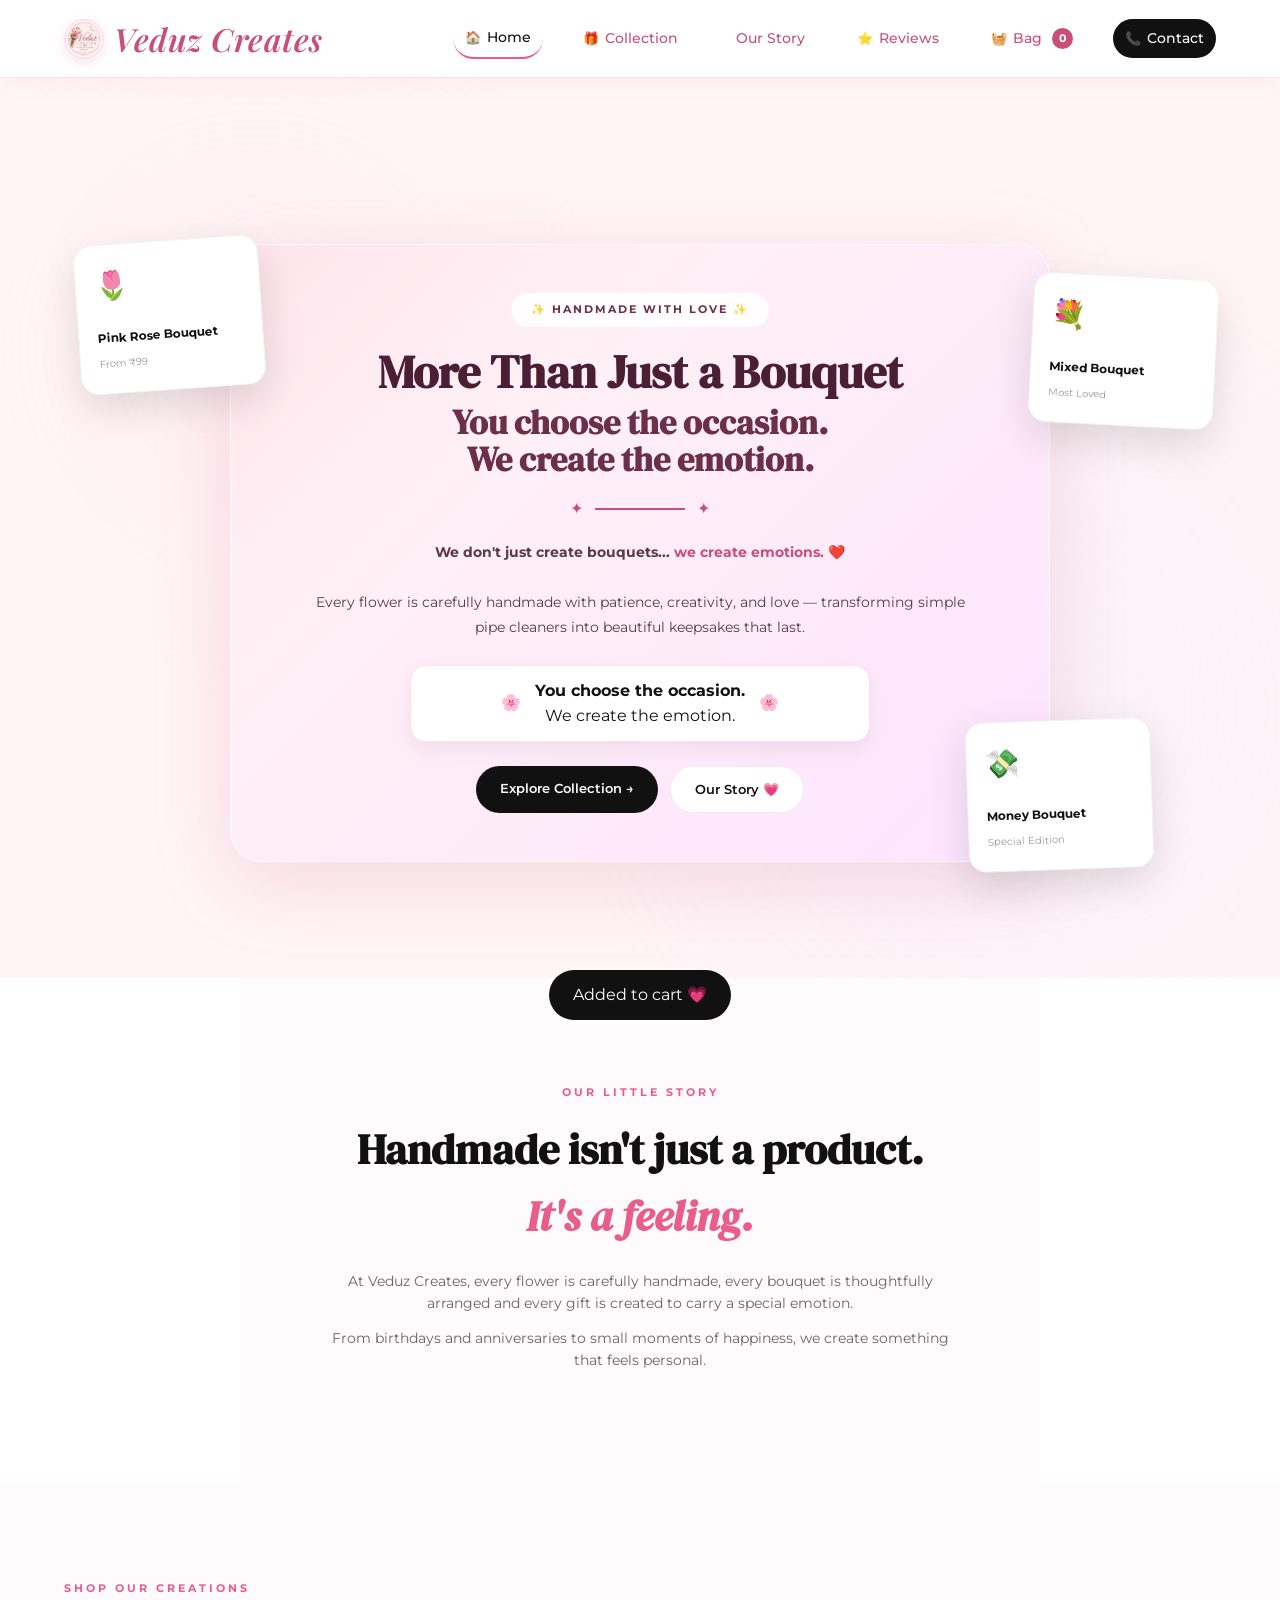
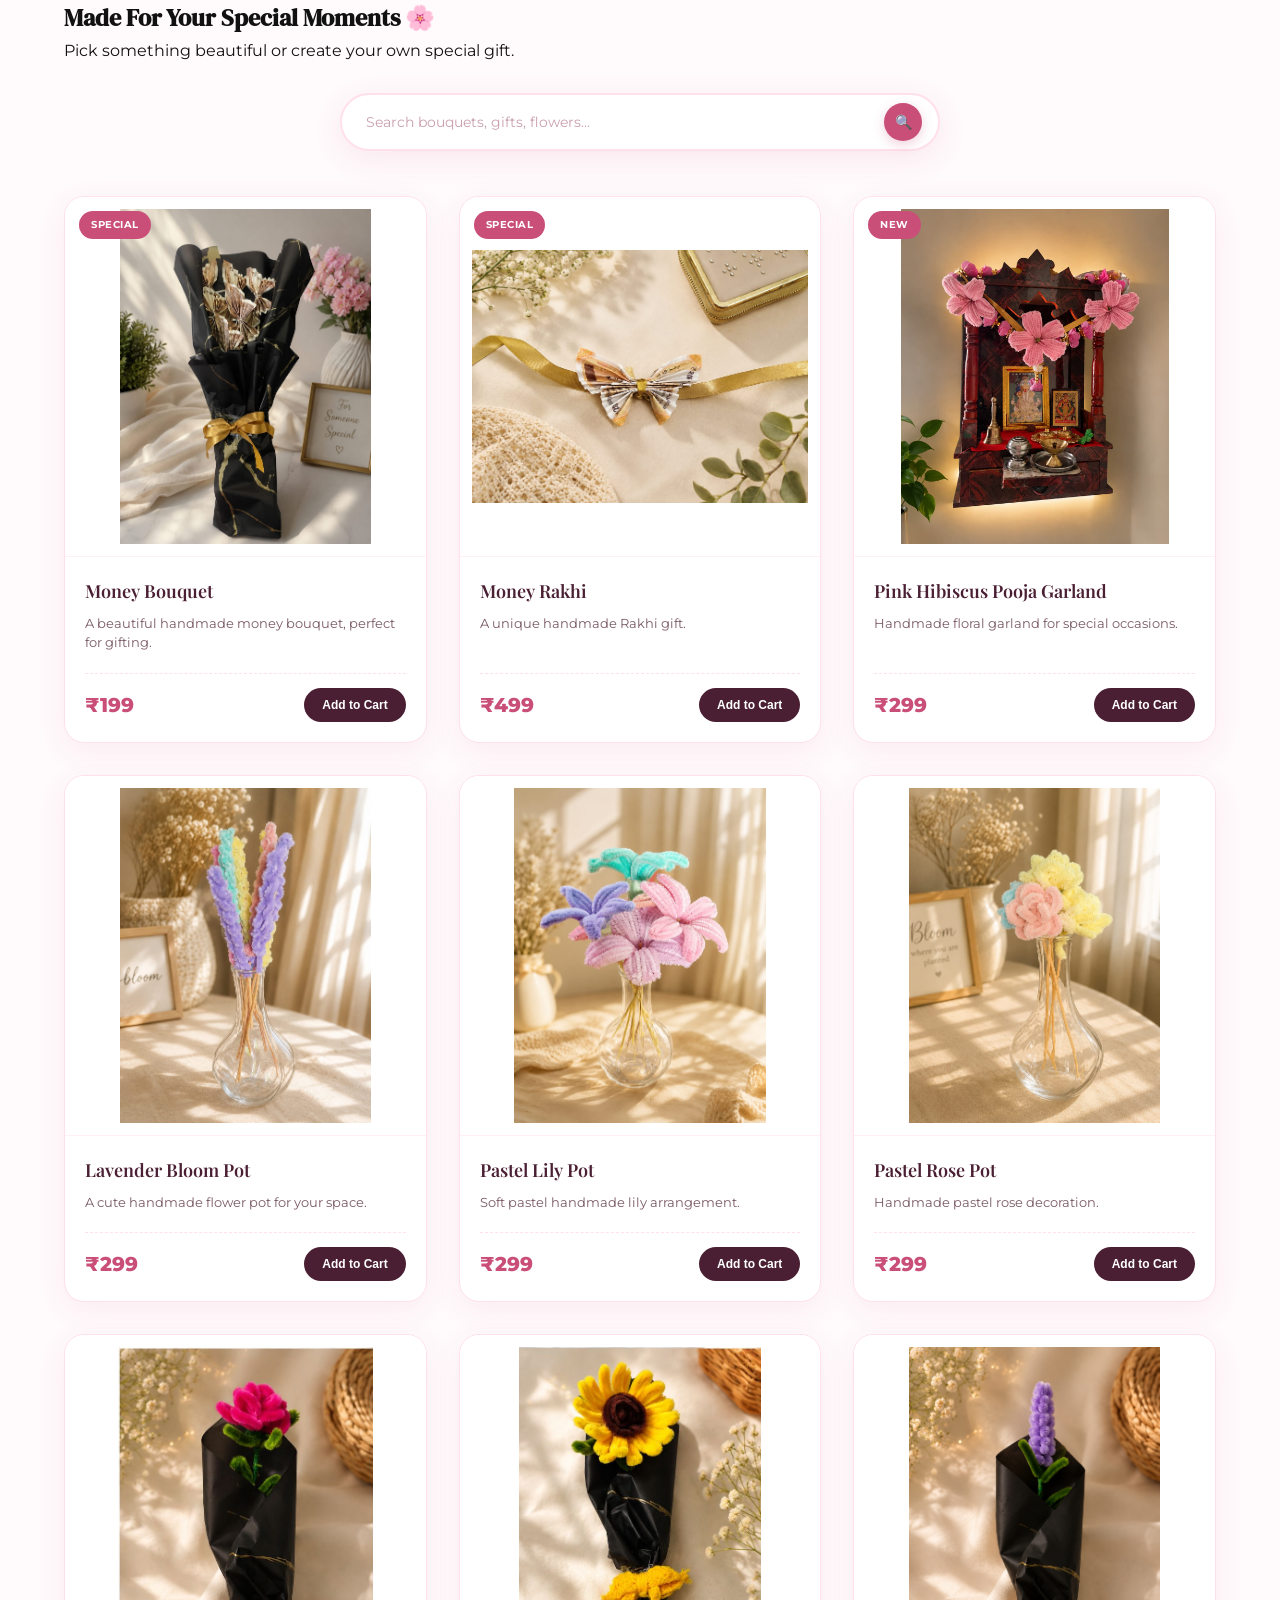
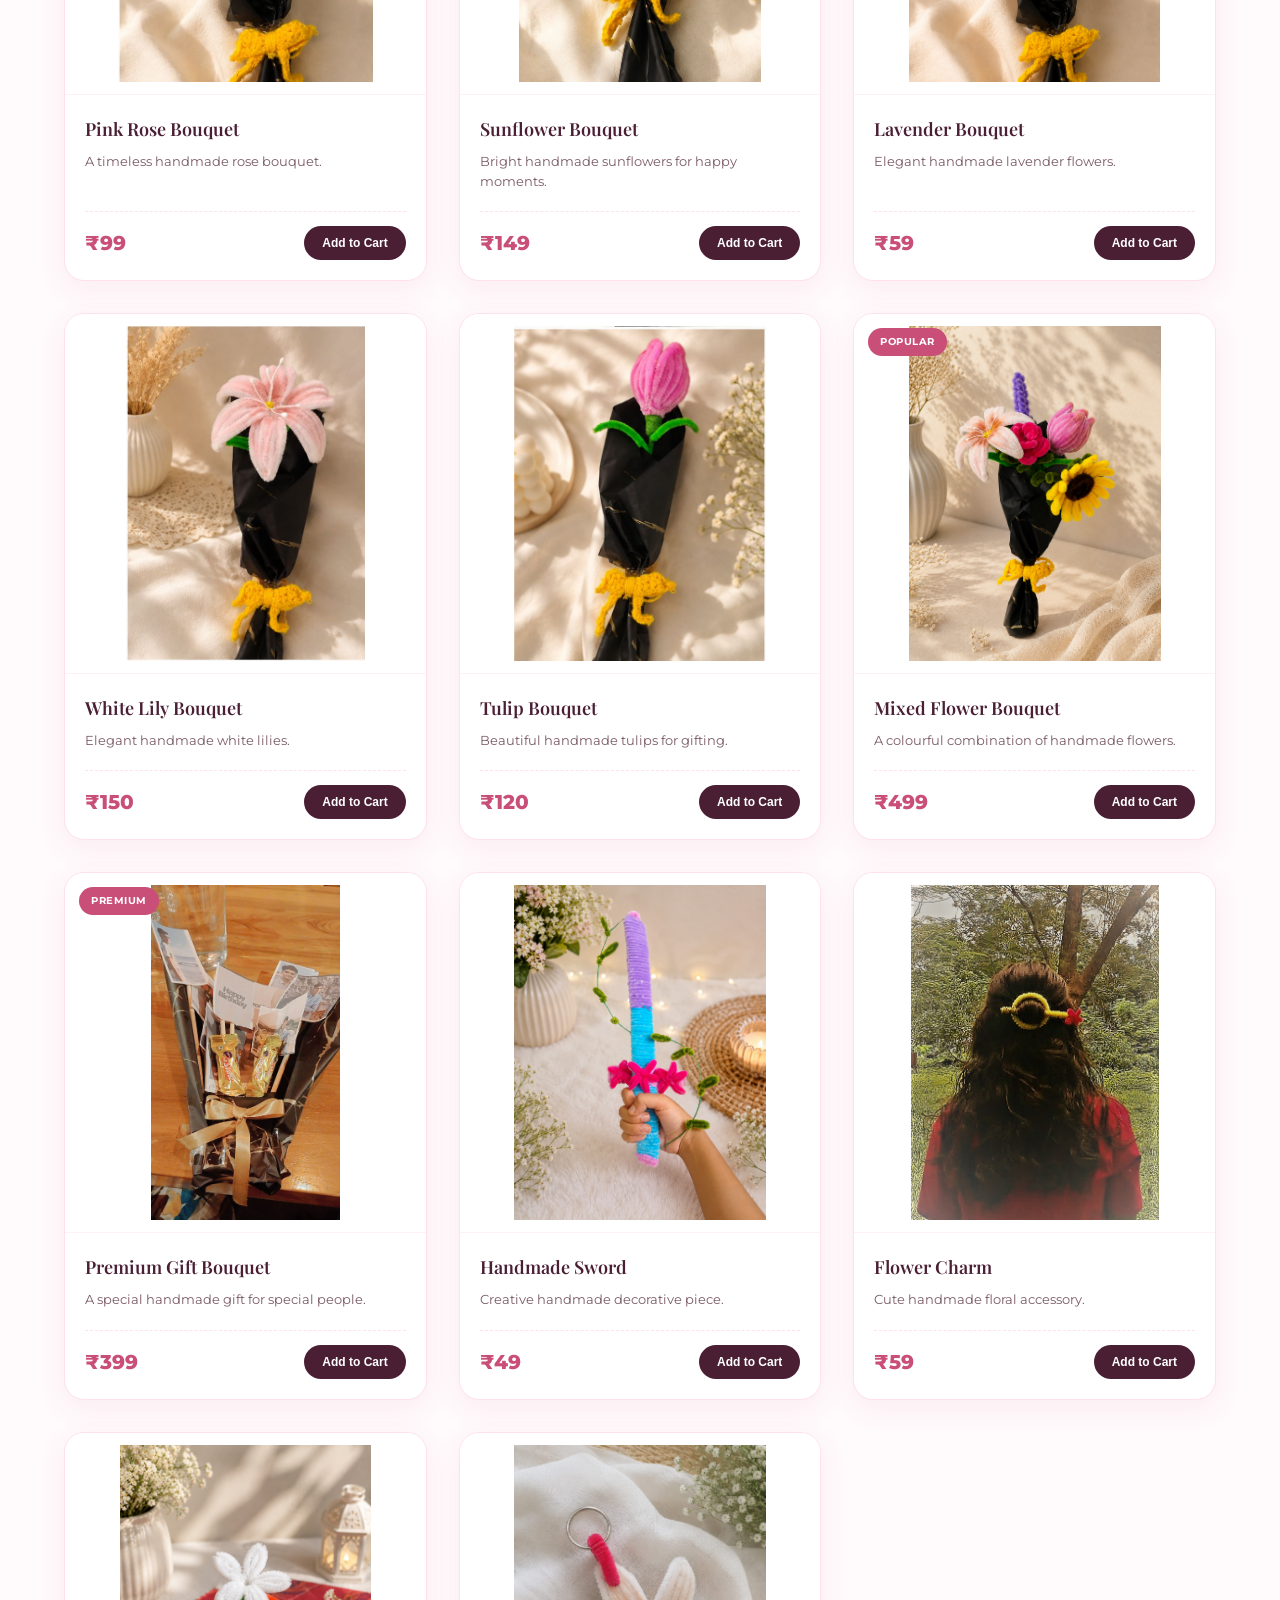
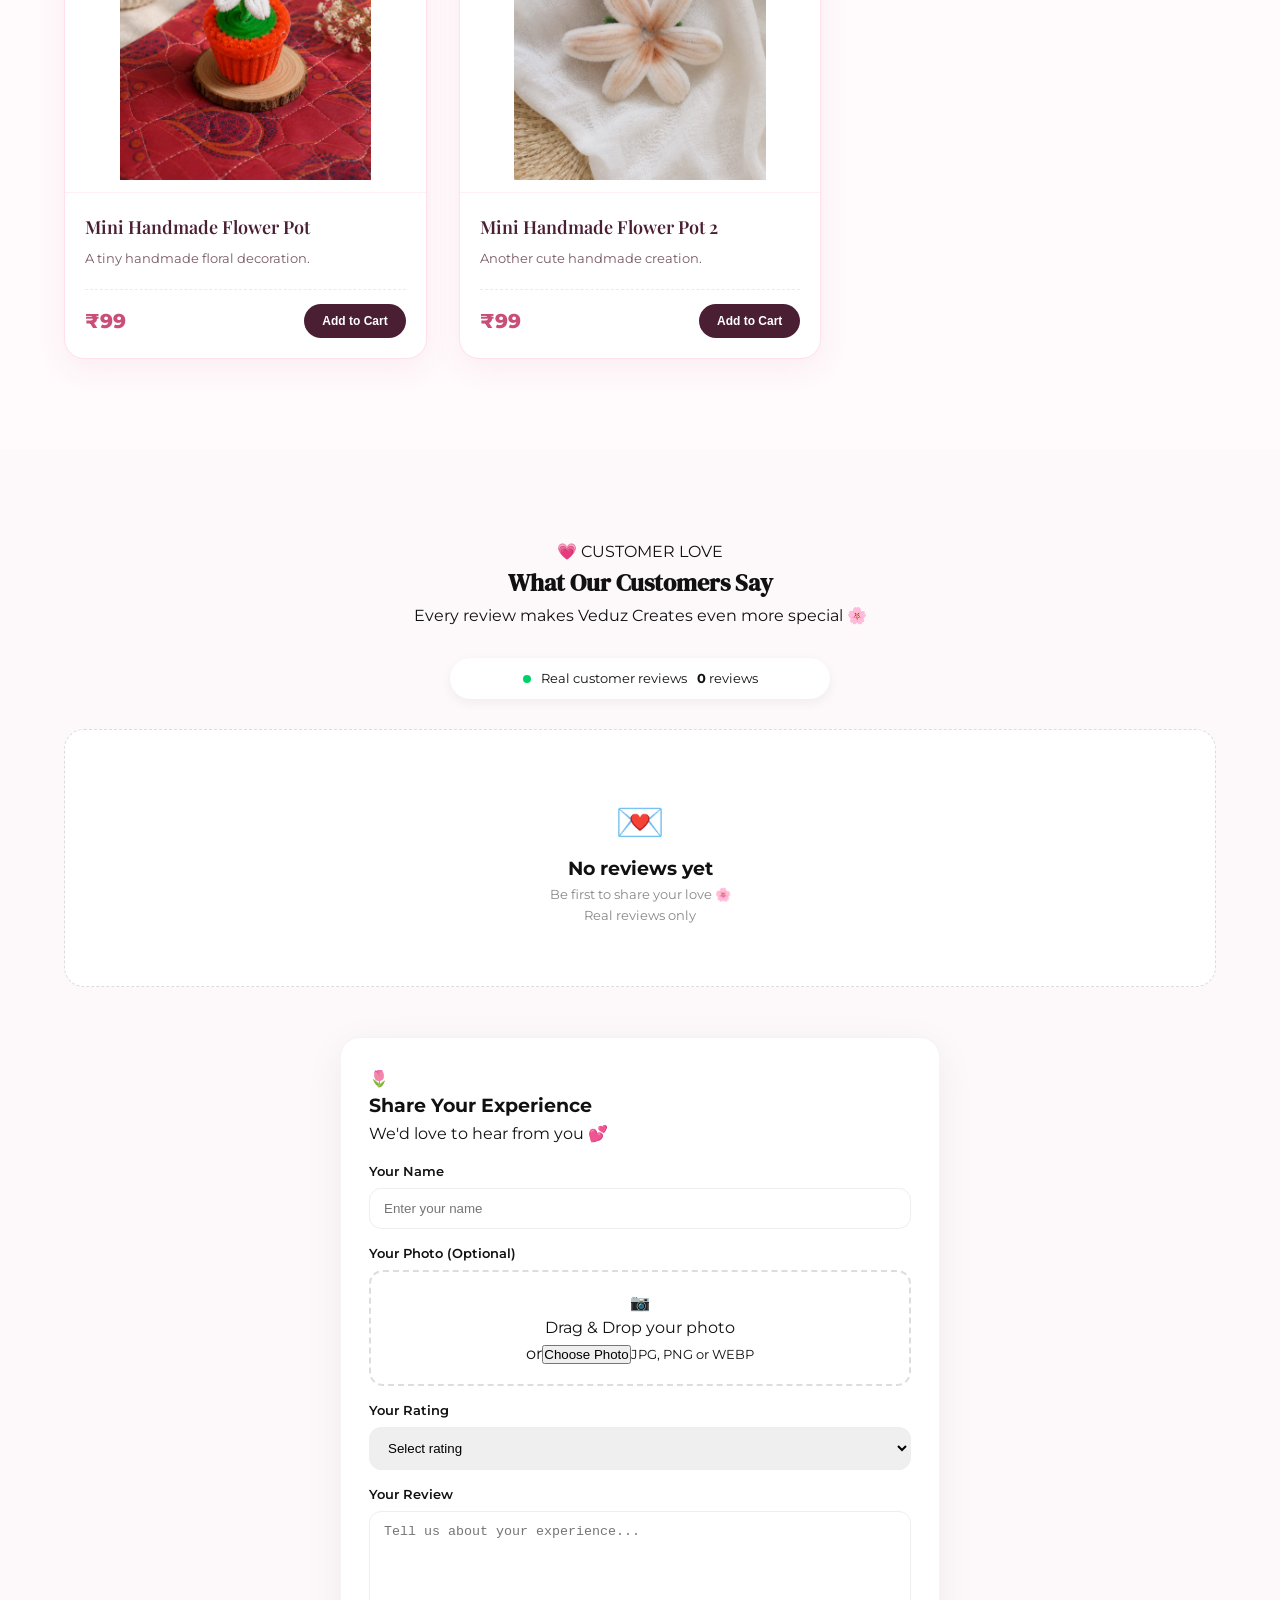
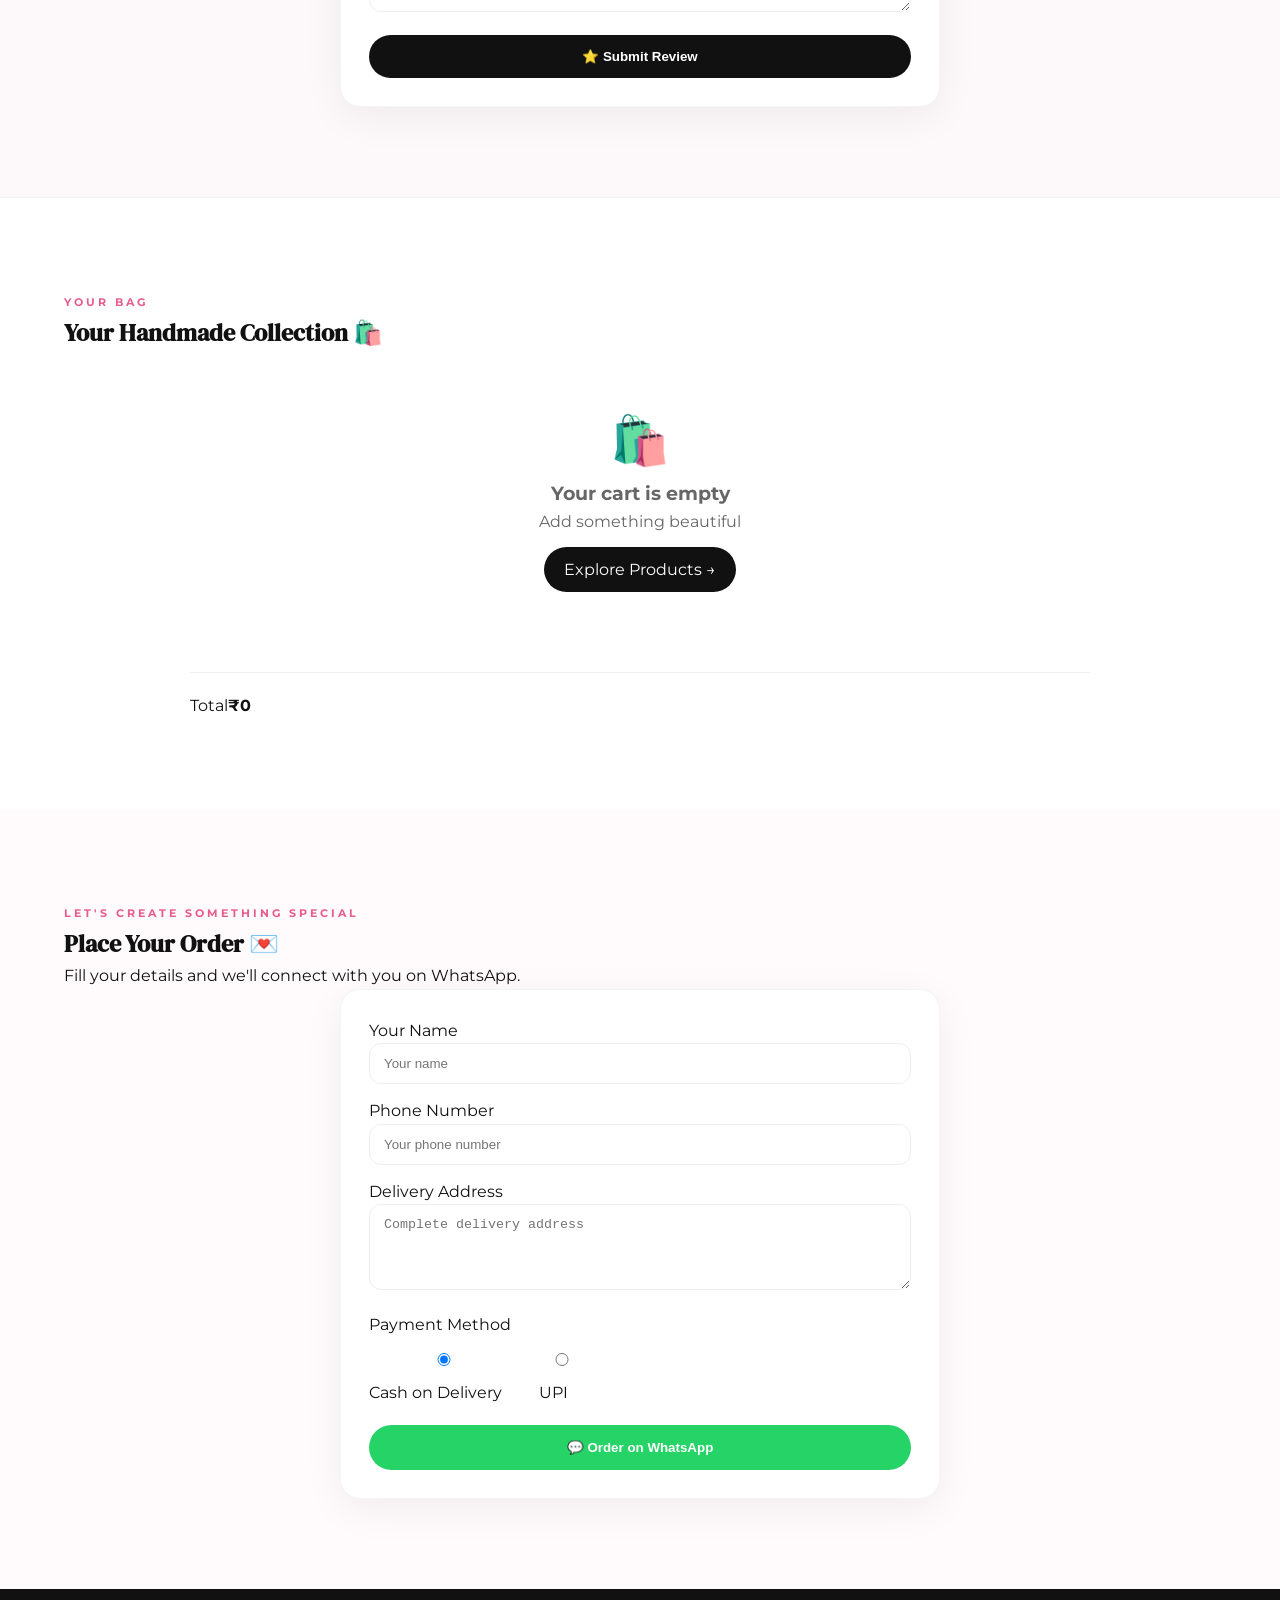
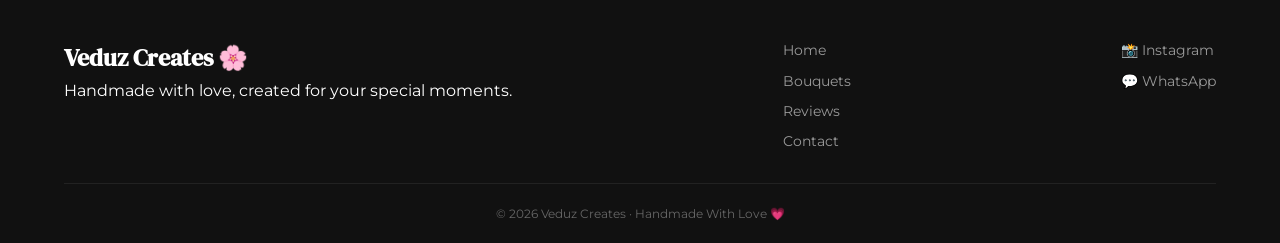
<file: veduzcreate/index.html>
<!DOCTYPE html>
<html lang="en">
<head>
    <meta charset="UTF-8">
    <title>Veduz Creates | Handmade Bouquets & Personalized Gifts</title>
    <meta name="description" content="Veduz Creates offers beautiful handmade pipe-cleaner bouquets, personalized gifts, flower pots, money bouquets and handcrafted creations made with love.">
    <meta name="viewport" content="width=device-width, initial-scale=1.0">
    <link href="https://fonts.googleapis.com/css2?family=DM+Serif+Display:wght@400;700&family=Montserrat:wght@400;500;600;700&family=Playfair+Display:wght@500;600;700&display=swap" rel="stylesheet">
    <link rel="stylesheet" href="style.css">
</head>
<body>

<header class="navbar" id="navbar">
    <a href="#home" class="logo-area">
        <img src="images/logo.png" alt="Veduz Creates">
        <div><strong>Veduz Creates</strong><span>HANDMADE WITH LOVE</span></div>
    </a>
    <nav class="nav-menu" id="navMenu">
        <a href="#home" class="nav-link active">Home</a>
        <a href="#bouquets" class="nav-link">Collection</a>
        <a href="#about" class="nav-link">Our Story</a>
        <a href="#reviews" class="nav-link">Reviews</a>
        <a href="#cart" class="nav-link">Bag <span id="cartCount">0</span></a>
        <a href="#contact" class="nav-link nav-contact">Contact</a>
    </nav>
    <div class="hamburger" id="hamburger"><span></span><span></span><span></span></div>
</header>

<main>
<section id="home" class="hero">
    <div class="hero-bg-floral"></div>
    
    <!-- 3 FLOATING BOXES - FROM 2ND THEME -->
    <div class="hero-float-box box1">
        <div class="box-icon">🌷</div>
        <h4>Pink Rose Bouquet</h4>
        <span>From ₹99</span>
    </div>
    <div class="hero-float-box box2">
        <div class="box-icon">💐</div>
        <h4>Mixed Bouquet</h4>
        <span>Most Loved</span>
    </div>
    <div class="hero-float-box box3">
        <div class="box-icon">💸</div>
        <h4>Money Bouquet</h4>
        <span>Special Edition</span>
    </div>

    <!-- 1ST THEME PINK CARD - CENTER -->
    <div class="hero-pink-card">
        <div class="hero-badge-pink">✨ HANDMADE WITH LOVE ✨</div>
        <h1>More Than Just a Bouquet<br><span>You choose the occasion.<br>We create the emotion.</span></h1>
        <div class="hero-divider">✦ <span></span> ✦</div>
        <p><strong>We don't just create bouquets... <span>we create emotions.</span> ❤️</strong><br><br>
        Every flower is carefully handmade with patience, creativity, and love — transforming simple pipe cleaners into beautiful keepsakes that last.</p>
        <div class="hero-bottom-bar">
            <span class="flower-icon">🌸</span>
            <div><strong>You choose the occasion.</strong><br><span>We create the emotion.</span></div>
            <span class="flower-icon">🌸</span>
        </div>
        <div class="hero-actions-pink">
            <a href="#bouquets" class="btn-pink">Explore Collection →</a>
            <a href="#about" class="btn-white-pink">Our Story 💗</a>
        </div>
    </div>
</section>

<section id="about" class="about-section">
    <div class="about-message">
        <span class="section-mini-title">OUR LITTLE STORY</span>
        <h2>Handmade isn't just a product.<br><span>It's a feeling.</span></h2>
        <p>At Veduz Creates, every flower is carefully handmade, every bouquet is thoughtfully arranged and every gift is created to carry a special emotion.</p>
        <p>From birthdays and anniversaries to small moments of happiness, we create something that feels personal.</p>
    </div>
</section>

<section id="bouquets" class="products-section">
    <div class="section-heading"><span class="section-mini-title">SHOP OUR CREATIONS</span><h2>Made For Your Special Moments 🌸</h2><p>Pick something beautiful or create your own special gift.</p></div>
    <div class="search-wrapper"><input type="text" id="searchInput" placeholder="Search bouquets, gifts, flowers..." onkeyup="searchBouquets()"><span>🔍</span></div>
    <div class="product-grid" id="productGrid">
        <article class="product-card" data-name="Money Bouquet"><div class="product-image"><img src="images/butterfly bouquet.jpeg" alt="Money Bouquet"><span class="product-badge">SPECIAL</span></div><div class="product-info"><h3>Money Bouquet</h3><p>A beautiful handmade money bouquet, perfect for gifting.</p><div class="product-bottom"><strong>₹199</strong><button onclick="addToCart('Money Bouquet',199,'images/butterfly bouquet.jpeg')">Add to Cart</button></div></div></article>
        <article class="product-card" data-name="Money Rakhi"><div class="product-image"><img src="images/rakhi.jpeg" alt="Rakhi"><span class="product-badge">SPECIAL</span></div><div class="product-info"><h3>Money Rakhi</h3><p>A unique handmade Rakhi gift.</p><div class="product-bottom"><strong>₹499</strong><button onclick="addToCart('Money Rakhi',499,'images/rakhi.jpeg')">Add to Cart</button></div></div></article>
        <article class="product-card" data-name="Hibiscus Garland"><div class="product-image"><img src="images/hibiscus garland.jpeg" alt="Garland"><span class="product-badge">NEW</span></div><div class="product-info"><h3>Pink Hibiscus Pooja Garland</h3><p>Handmade floral garland for special occasions.</p><div class="product-bottom"><strong>₹299</strong><button onclick="addToCart('Pink Hibiscus Pooja Garland',299,'images/hibiscus garland.jpeg')">Add to Cart</button></div></div></article>
        <article class="product-card" data-name="Lavender Pot"><div class="product-image"><img src="images/lavender pot.jpeg" alt="Lavender Pot"></div><div class="product-info"><h3>Lavender Bloom Pot</h3><p>A cute handmade flower pot for your space.</p><div class="product-bottom"><strong>₹299</strong><button onclick="addToCart('Lavender Bloom Pot',299,'images/lavender pot.jpeg')">Add to Cart</button></div></div></article>
        <article class="product-card" data-name="Lily Pot"><div class="product-image"><img src="images/lily pot.jpeg" alt="Lily Pot"></div><div class="product-info"><h3>Pastel Lily Pot</h3><p>Soft pastel handmade lily arrangement.</p><div class="product-bottom"><strong>₹299</strong><button onclick="addToCart('Pastel Lily Pot',299,'images/lily pot.jpeg')">Add to Cart</button></div></div></article>
        <article class="product-card" data-name="Rose Pot"><div class="product-image"><img src="images/rose pot.jpeg" alt="Rose Pot"></div><div class="product-info"><h3>Pastel Rose Pot</h3><p>Handmade pastel rose decoration.</p><div class="product-bottom"><strong>₹299</strong><button onclick="addToCart('Pastel Rose Pot',299,'images/rose pot.jpeg')">Add to Cart</button></div></div></article>
        <article class="product-card" data-name="Rose"><div class="product-image"><img src="images/rose.jpeg" alt="Rose"></div><div class="product-info"><h3>Pink Rose Bouquet</h3><p>A timeless handmade rose bouquet.</p><div class="product-bottom"><strong>₹99</strong><button onclick="addToCart('Pink Rose Bouquet',99,'images/rose.jpeg')">Add to Cart</button></div></div></article>
        <article class="product-card" data-name="Sunflower"><div class="product-image"><img src="images/sunflower.jpeg" alt="Sunflower"></div><div class="product-info"><h3>Sunflower Bouquet</h3><p>Bright handmade sunflowers for happy moments.</p><div class="product-bottom"><strong>₹149</strong><button onclick="addToCart('Sunflower Bouquet',149,'images/sunflower.jpeg')">Add to Cart</button></div></div></article>
        <article class="product-card" data-name="Lavender"><div class="product-image"><img src="images/lavender.png" alt="Lavender"></div><div class="product-info"><h3>Lavender Bouquet</h3><p>Elegant handmade lavender flowers.</p><div class="product-bottom"><strong>₹59</strong><button onclick="addToCart('Lavender Bouquet',59,'images/lavender.png')">Add to Cart</button></div></div></article>
        <article class="product-card" data-name="Lily"><div class="product-image"><img src="images/lily.jpeg" alt="Lily"></div><div class="product-info"><h3>White Lily Bouquet</h3><p>Elegant handmade white lilies.</p><div class="product-bottom"><strong>₹150</strong><button onclick="addToCart('White Lily Bouquet',150,'images/lily.jpeg')">Add to Cart</button></div></div></article>
        <article class="product-card" data-name="Tulip"><div class="product-image"><img src="images/tulip.jpeg" alt="Tulip"></div><div class="product-info"><h3>Tulip Bouquet</h3><p>Beautiful handmade tulips for gifting.</p><div class="product-bottom"><strong>₹120</strong><button onclick="addToCart('Tulip Bouquet',120,'images/tulip.jpeg')">Add to Cart</button></div></div></article>
        <article class="product-card" data-name="Mixed"><div class="product-image"><img src="images/mixed bouquet.png" alt="Mixed"><span class="product-badge">POPULAR</span></div><div class="product-info"><h3>Mixed Flower Bouquet</h3><p>A colourful combination of handmade flowers.</p><div class="product-bottom"><strong>₹499</strong><button onclick="addToCart('Mixed Flower Bouquet',499,'images/mixed bouquet.png')">Add to Cart</button></div></div></article>
        <article class="product-card" data-name="Premium"><div class="product-image"><img src="images/premium.jpeg" alt="Premium"><span class="product-badge">PREMIUM</span></div><div class="product-info"><h3>Premium Gift Bouquet</h3><p>A special handmade gift for special people.</p><div class="product-bottom"><strong>₹399</strong><button onclick="addToCart('Premium Gift Bouquet',399,'images/premium.jpeg')">Add to Cart</button></div></div></article>
        <article class="product-card" data-name="Sword"><div class="product-image"><img src="images/sword.png" alt="Sword"></div><div class="product-info"><h3>Handmade Sword</h3><p>Creative handmade decorative piece.</p><div class="product-bottom"><strong>₹49</strong><button onclick="addToCart('Handmade Sword',49,'images/sword.png')">Add to Cart</button></div></div></article>
        <article class="product-card" data-name="Charm"><div class="product-image"><img src="images/hair charm.jpeg" alt="Charm"></div><div class="product-info"><h3>Flower Charm</h3><p>Cute handmade floral accessory.</p><div class="product-bottom"><strong>₹59</strong><button onclick="addToCart('Flower Charm',59,'images/hair charm.jpeg')">Add to Cart</button></div></div></article>
        <article class="product-card" data-name="Pot"><div class="product-image"><img src="images/pot.png" alt="Pot"></div><div class="product-info"><h3>Mini Handmade Flower Pot</h3><p>A tiny handmade floral decoration.</p><div class="product-bottom"><strong>₹99</strong><button onclick="addToCart('Mini Handmade Flower Pot',99,'images/pot.png')">Add to Cart</button></div></div></article>
        <article class="product-card" data-name="Kitchen"><div class="product-image"><img src="images/kitchen.jpeg" alt="Kitchen"></div><div class="product-info"><h3>Mini Handmade Flower Pot 2</h3><p>Another cute handmade creation.</p><div class="product-bottom"><strong>₹99</strong><button onclick="addToCart('Mini Handmade Flower Pot 2',99,'images/kitchen.jpeg')">Add to Cart</button></div></div></article>
    </div>
</section>

<section id="reviews" class="reviews-section">
    <div class="reviews-heading"><span>💗 CUSTOMER LOVE</span><h2>What Our Customers Say</h2><p>Every review makes Veduz Creates even more special 🌸</p></div>
    <div class="review-live-bar"><div class="live-dot"></div><span>Real customer reviews</span><span class="review-count"><strong id="reviewCount">0</strong> reviews</span></div>
    <div id="reviewsContainer" class="reviews-container"></div>
    <div class="review-form-card">
        <div class="review-form-header"><div class="review-icon">🌷</div><div><h3>Share Your Experience</h3><p>We'd love to hear from you 💕</p></div></div>
        <form id="reviewForm">
            <label>Your Name</label><input type="text" id="reviewName" placeholder="Enter your name" required>
            <label>Your Photo <span>(Optional)</span></label>
            <div class="photo-upload" id="photoUpload"><input type="file" id="reviewPhoto" accept="image/jpeg,image/png,image/webp" hidden><div class="upload-content" id="uploadContent"><div class="upload-icon">📷</div><p>Drag & Drop your photo</p><span>or</span><button type="button" id="choosePhoto">Choose Photo</button><small>JPG, PNG or WEBP</small></div><img id="photoPreview" class="photo-preview" alt="preview"><button type="button" id="removePhoto" style="display:none">Remove ✕</button></div>
            <label>Your Rating</label><select id="reviewRating" required><option value="">Select rating</option><option value="5">⭐⭐⭐⭐⭐ — Excellent</option><option value="4">⭐⭐⭐⭐ — Very Good</option><option value="3">⭐⭐⭐ — Good</option><option value="2">⭐⭐ — Okay</option><option value="1">⭐ — Needs Improvement</option></select>
            <label>Your Review</label><textarea id="reviewComment" placeholder="Tell us about your experience..." rows="5" required></textarea>
            <button type="submit" class="submit-review-btn">⭐ Submit Review</button><p id="reviewMessage" class="review-message"></p>
        </form>
    </div>
</section>

<section id="cart" class="cart-section">
    <div class="section-heading"><span class="section-mini-title">YOUR BAG</span><h2>Your Handmade Collection 🛍️</h2></div>
    <div id="cartItems" class="cart-items"><div class="empty-cart"><div>🛍️</div><h3>Your cart is empty</h3><p>Add something beautiful</p><a href="#bouquets" class="primary-btn">Explore Products</a></div></div>
    <div class="cart-summary"><div><span>Total</span><strong id="cartTotal">₹0</strong></div></div>
</section>

<section id="contact" class="contact-section">
    <div class="section-heading"><span class="section-mini-title">LET'S CREATE SOMETHING SPECIAL</span><h2>Place Your Order 💌</h2><p>Fill your details and we'll connect with you on WhatsApp.</p></div>
    <div class="order-card">
        <label>Your Name</label><input type="text" id="customerName" placeholder="Your name">
        <label>Phone Number</label><input type="tel" id="customerPhone" placeholder="Your phone number">
        <label>Delivery Address</label><textarea id="customerAddress" rows="4" placeholder="Complete delivery address"></textarea>
        <label>Payment Method</label><div class="payment-options"><label><input type="radio" name="payment" value="COD" checked> Cash on Delivery</label><label><input type="radio" name="payment" value="UPI"> UPI</label></div>
        <button class="whatsapp-order-btn" onclick="orderWhatsApp()">💬 Order on WhatsApp</button>
    </div>
</section>
</main>

<footer><div class="footer-inner"><div class="footer-brand"><h2>Veduz Creates 🌸</h2><p>Handmade with love, created for your special moments.</p></div><div class="footer-links"><a href="#home">Home</a><a href="#bouquets">Bouquets</a><a href="#reviews">Reviews</a><a href="#contact">Contact</a></div><div class="footer-social"><a href="https://instagram.com/" target="_blank">📸 Instagram</a><a href="https://wa.me/917021478998" target="_blank">💬 WhatsApp</a></div></div><div class="footer-bottom">© 2026 Veduz Creates · Handmade With Love 💗</div></footer>
<div id="toast" class="toast">Added to cart 💗</div>
<script src="script.js"></script>
</body>
</html>
</file>
<file: veduzcreate/style.css>
*{margin:0;padding:0;box-sizing:border-box}
html{scroll-behavior:smooth;scroll-padding-top:80px}
body{font-family:'Montserrat',sans-serif;background:#fff;color:#111;overflow-x:hidden;line-height:1.6}
h1,h2{font-family:'DM Serif Display',serif}

/* ===== NAVBAR - PINK FONT LIKE YOUR IMAGE ===== */
.navbar{
  position:sticky;
  top:0;
  z-index:1000;
  min-height:78px;
  padding:14px 5%;
  display:flex;
  justify-content:space-between;
  align-items:center;
  background:rgba(255,255,255,0.95);
  backdrop-filter:blur(16px);
  border-bottom:1px solid #ffe0ec;
  box-shadow:0 4px 20px rgba(201,79,120,0.06);
}

.logo-area{
  display:flex;
  align-items:center;
  gap:12px;
  text-decoration:none;
}

.logo-area img{
  width:58px;
  height:58px;
  border-radius:50%;
  object-fit:cover;
  border:2px solid #ffe0ec;
  box-shadow:0 4px 12px rgba(201,79,120,0.15);
}

.logo-area div strong{
  font-family:'Playfair Display', serif;
  font-style:italic;
  font-size:32px;
  font-weight:600;
  color:#c94f78;
  letter-spacing:0.5px;
  line-height:1;
  text-shadow:0 1px 0 rgba(255,255,255,0.8);
}

.logo-area div span{
  display:none;
}

.navbar nav{
  display:flex;
  align-items:center;
  gap:28px;
}

.navbar nav a{
  text-decoration:none;
  color:#c94f78;
  font-size:14px;
  font-weight:500;
  display:flex;
  align-items:center;
  gap:6px;
  padding:8px 12px;
  border-radius:100px;
  transition:0.3s;
}

.navbar nav a::before{
  content:'';
  font-size:13px;
}

.navbar nav a[href="#home"]::before{ content:'🏠'; }
.navbar nav a[href="#bouquets"]::before{ content:'🎁'; }
.navbar nav a[href="#cart"]::before{ content:'🧺'; }
.navbar nav a[href="#reviews"]::before{ content:'⭐'; }
.navbar nav a[href="#contact"]::before{ content:'📞'; }

.navbar nav a:hover{
  background:#fff0f5;
  color:#a83a5a;
  transform:translateY(-1px);
}

#cartCount{
  background:#c94f78;
  color:#fff;
  padding:2px 7px;
  border-radius:100px;
  font-size:11px;
  font-weight:700;
  margin-left:4px;
}
.logo-area{display:flex;align-items:center;gap:10px;text-decoration:none;color:#111}
.logo-area img{width:40px;height:40px;border-radius:50%}
.logo-area strong{font-size:16px;display:block;line-height:1}
.logo-area span{font-size:9px;letter-spacing:2px;color:#999;font-weight:600}
.nav-menu{display:flex;gap:28px;align-items:center}
.nav-link{text-decoration:none;color:#111;font-weight:500;font-size:13px;position:relative;padding-bottom:4px}
.nav-link.active{border-bottom:2px solid #e85d8a;color:#111}
.nav-link span{background:#ff5a8a;color:#fff;padding:2px 7px;border-radius:10px;font-size:11px;margin-left:4px}
.nav-contact{background:#111;color:#fff!important;padding:10px 22px;border-radius:100px;font-weight:600}
.hamburger{display:none;flex-direction:column;gap:5px;cursor:pointer}.hamburger span{width:24px;height:2px;background:#111}

/* HERO - EXACT SCREENSHOT - FIRST PAGE */
.hero{
  min-height:100vh;display:flex;align-items:center;
  padding:120px 5% 60px;
  background: linear-gradient(90deg, #fff5f7 0%, #fff 35%, #f3f0ff 100%);
  position:relative;overflow:hidden;
}
.hero-bg{
  position:absolute;inset:0;
  background: radial-gradient(600px at 15% 30%, rgba(255,200,220,0.6) 0%, transparent 60%),
              radial-gradient(700px at 80% 70%, rgba(220,200,255,0.5) 0%, transparent 60%);
  z-index:1;
}
.hero-container{
  max-width:1300px;margin:0 auto;width:100%;
  display:flex;justify-content:space-between;align-items:center;gap:50px;
  position:relative;z-index:2;
}
.hero-left{max-width:560px}
.hero-badge{
  display:inline-block;background:#fff;padding:9px 18px;border-radius:100px;
  font-size:11px;letter-spacing:1.2px;font-weight:700;box-shadow:0 4px 18px rgba(0,0,0,0.06);
  border:1px solid #f0f0f0;margin-bottom:26px;color:#111;
}
.hero-left h1{
  font-family:'DM Serif Display',serif;
  font-size:68px;line-height:0.95;letter-spacing:-1.5px;color:#111;
  margin-bottom:22px;font-weight:700;
}
.hero-left p{
  color:#666;font-size:15px;line-height:1.8;margin-bottom:32px;max-width:520px;
}
.hero-actions{display:flex;gap:14px;align-items:center}
.btn-black{
  background:#111;color:#fff;padding:14px 26px;border-radius:100px;
  text-decoration:none;font-weight:600;font-size:13px;transition:0.3s;display:inline-block;
}
.btn-white{
  background:#fff;color:#111;padding:14px 26px;border-radius:100px;
  text-decoration:none;font-weight:600;font-size:13px;border:1px solid #eee;
  box-shadow:0 4px 14px rgba(0,0,0,0.06);transition:0.3s;display:inline-block;
}
.btn-black:hover,.btn-white:hover{transform:translateY(-3px);box-shadow:0 12px 30px rgba(0,0,0,0.12)}

/* RIGHT CARDS - EXACT SCREENSHOT */
.hero-right{position:relative;width:420px;height:520px;flex-shrink:0}
.hero-card{
  position:absolute;background:#fff;padding:18px 20px;border-radius:20px;
  box-shadow:0 20px 60px rgba(0,0,0,0.08);width:200px;
  border:1px solid #f3f4f6;transition:0.4s;
  animation:floatCard 5s ease-in-out infinite;
}
.hero-card:hover{transform:translateY(-8px) scale(1.04)}
.card-icon{font-size:28px;margin-bottom:22px;display:block}
.card-text h4{font-size:13px;font-weight:700;color:#111;margin-bottom:2px;font-family:'Montserrat',sans-serif}
.card-text span{font-size:11px;color:#999}
.card1{top:20px;right:60px;animation-delay:0s}
.card2{top:210px;right:0;animation-delay:1s}
.card3{bottom:30px;left:20px;animation-delay:2s}
@keyframes floatCard{0%,100%{transform:translateY(0)}50%{transform:translateY(-12px)}}

/* ABOUT */
.about-section{padding:100px 6%;text-align:center;max-width:800px;margin:0 auto;background:#fffafc}
.section-mini-title{color:#e85d8a;font-size:11px;letter-spacing:3px;font-weight:700}
.about-section h2{font-size:42px;margin:12px 0 20px;color:#111}.about-section h2 span{color:#e85d8a;font-style:italic}.about-section p{color:#666;margin-bottom:12px;font-size:14px}

/* ===== PRODUCTS - VISIBLE BOXES + SPACE - NO HALF CUT ===== */
.products-section{
  padding:90px 5%;
  background:#fffafc;
}

.product-grid{
  display:grid;
  grid-template-columns:repeat(3, 1fr);
  gap:32px;
  max-width:1300px;
  margin:0 auto;
}

.product-card{
  background:#ffffff;
  border-radius:20px;
  overflow:hidden;
  border:1.5px solid #ffe0ec;
  box-shadow:0 8px 30px rgba(201,79,120,0.08);
  transition:0.4s ease;
  display:flex;
  flex-direction:column;
}

.product-card:hover{
  transform:translateY(-8px);
  box-shadow:0 20px 50px rgba(201,79,120,0.18);
  border-color:#f8b5c8;
}

.product-image{
  height:360px !important;
  background:#ffffff !important;
  display:flex !important;
  align-items:center !important;
  justify-content:center !important;
  padding:16px !important;
  position:relative;
  border-bottom:1.5px solid #fff0f5;
}

.product-image img{
  width:100% !important;
  height:100% !important;
  object-fit:contain !important;
  object-position:center !important;
  transition:0.5s ease;
}

.product-badge{
  position:absolute;
  top:14px;
  left:14px;
  background:#c94f78;
  color:#fff;
  padding:6px 12px;
  border-radius:100px;
  font-size:10px;
  font-weight:700;
  letter-spacing:0.5px;
}

.product-info{
  padding:20px;
  flex:1;
  display:flex;
  flex-direction:column;
  gap:8px;
}

.product-info h3{
  font-family:'Playfair Display', serif;
  font-size:18px;
  color:#4a1f33;
  font-weight:600;
}

.product-info p{
  font-size:13px;
  color:#7a5a64;
  line-height:1.5;
  flex:1;
}

.product-bottom{
  display:flex;
  justify-content:space-between;
  align-items:center;
  margin-top:12px;
  padding-top:14px;
  border-top:1px dashed #ffe0ec;
}

.product-bottom strong{
  font-size:20px;
  color:#c94f78;
  font-weight:800;
}

.product-bottom button{
  background:#4a1f33;
  color:#fff;
  border:none;
  padding:10px 18px;
  border-radius:100px;
  font-size:12px;
  font-weight:600;
  cursor:pointer;
  transition:0.3s;
}

.product-bottom button:hover{
  background:#c94f78;
  transform:scale(1.05);
}

@media(max-width:1100px){ .product-grid{ grid-template-columns:repeat(2,1fr); gap:24px; } }
@media(max-width:650px){ .product-grid{ grid-template-columns:1fr; gap:20px; } }
/* REVIEWS - REAL ONLY */
.reviews-section{padding:90px 5%;background:#fdf8fa}
.reviews-heading{text-align:center;margin-bottom:30px}
.review-live-bar{display:flex;justify-content:center;gap:10px;align-items:center;margin:0 auto 30px;background:#fff;max-width:380px;padding:10px 16px;border-radius:100px;box-shadow:0 4px 12px rgba(0,0,0,0.05);font-size:13px}
.live-dot{width:8px;height:8px;background:#00d26a;border-radius:50%;animation:pulse 2s infinite}
@keyframes pulse{0%{box-shadow:0 0 0 0 rgba(0,210,106,0.4)}70%{box-shadow:0 0 0 10px rgba(0,210,106,0)}100%{box-shadow:0 0 0 0 rgba(0,210,106,0)}}
.reviews-container{display:grid;grid-template-columns:repeat(3,1fr);gap:20px;max-width:1300px;margin:0 auto 50px}
.review-form-card{background:#fff;padding:28px;border-radius:20px;max-width:600px;margin:0 auto;box-shadow:0 10px 40px rgba(0,0,0,0.06);border:1px solid #f3f4f6}
.review-form-card label{display:block;font-size:13px;font-weight:600;margin:14px 0 6px}
.review-form-card input,.review-form-card select,.review-form-card textarea{width:100%;padding:12px 14px;border-radius:12px;border:1px solid #eee;outline:none}
.photo-upload{border:2px dashed #ddd;border-radius:14px;padding:18px;text-align:center;cursor:pointer}
.photo-preview{display:none;width:90px;height:90px;border-radius:50%;object-fit:cover;margin:10px auto}
.submit-review-btn{width:100%;margin-top:16px;padding:14px;border-radius:100px;border:none;background:#111;color:#fff;font-weight:600;cursor:pointer}

/* CART */
.cart-section{padding:90px 5%;background:#fff;border-top:1px solid #f3f4f6}
.cart-items{max-width:900px;margin:0 auto}
.empty-cart{text-align:center;padding:50px 0;color:#666}
.cart-summary{max-width:900px;margin:30px auto 0;padding-top:20px;border-top:1px solid #eee;display:flex;justify-content:space-between}

/* CONTACT */
.contact-section{padding:90px 5%;background:#fffafc}
.order-card{max-width:600px;margin:0 auto;background:#fff;padding:28px;border-radius:20px;box-shadow:0 10px 40px rgba(0,0,0,0.06);border:1px solid #f3f4f6}
.order-card input,.order-card textarea{width:100%;padding:12px 14px;border-radius:12px;border:1px solid #eee;margin-bottom:14px;outline:none}
.payment-options{display:flex;gap:20px;margin:10px 0 20px}
.whatsapp-order-btn{width:100%;background:#25D366;color:#fff;border:none;padding:15px;border-radius:100px;font-weight:700;cursor:pointer}

footer{background:#111;color:#fff;padding:50px 5% 20px}
.footer-inner{display:flex;justify-content:space-between;flex-wrap:wrap;gap:30px;margin-bottom:30px}
.footer-links,.footer-social{display:flex;flex-direction:column;gap:8px}
.footer-links a,.footer-social a{color:#999;text-decoration:none;font-size:14px}
.footer-bottom{text-align:center;padding-top:20px;border-top:1px solid #222;font-size:12px;color:#666}

.toast{position:fixed;bottom:30px;left:50%;transform:translateX(-50%) translateY(150px);background:#111;color:#fff;padding:12px 24px;border-radius:100px;transition:0.6s;z-index:9999}
.toast.show{transform:translateX(-50%) translateY(0)}

@media(max-width:1100px){.product-grid{grid-template-columns:repeat(2,1fr)}.reviews-container{grid-template-columns:repeat(2,1fr)}}
@media(max-width:900px){
 .hero-container{flex-direction:column;text-align:center}
 .hero-right{width:100%;height:auto;display:flex;gap:12px;justify-content:center}
 .hero-card{position:static;animation:none;width:31%}
 .nav-menu{position:fixed;top:0;right:-100%;width:80%;height:100vh;background:#fff;flex-direction:column;justify-content:center;transition:0.6s;box-shadow:-10px 0 30px rgba(0,0,0,0.1)}
 .nav-menu.active{right:0}.hamburger{display:flex}
 .hero-left h1{font-size:44px}.product-grid{grid-template-columns:1fr}.reviews-container{grid-template-columns:1fr}
}
/* FIXED - FULL PHOTO VISIBLE - NO HALF CUT */
.product-image{
    height:360px;
    position:relative;
    overflow:hidden;
    background:#ffffff;
    display:flex;
    align-items:center;
    justify-content:center;
    padding:12px;
}

.product-image img{
    width:100%;
    height:100%;
    object-fit:contain;
    object-position:center;
    transition:.5s ease;
    background:#fff;
}

.product-card:hover .product-image img{
    transform:scale(1.05);
}
/* ===== 1ST THEME PINK + 3 FLOATING BOXES ===== */
.hero{
  min-height:100vh;
  display:flex;
  align-items:center;
  justify-content:center;
  padding:120px 4% 70px;
  position:relative;
  overflow:hidden;
  background:#fff5f7;
}
.hero-bg-floral{
  position:absolute;
  inset:0;
  background: url('https://images.unsplash.com/photo-1490750967868-88aa4486c946?auto=format&fit=crop&w=1920');
  background-size:cover;
  background-position:center;
  opacity:0.18;
}
.hero-bg-floral::after{
  content:'';
  position:absolute;
  inset:0;
  background:radial-gradient(600px at 20% 30%, #ffe0ec 0%, transparent 60%), radial-gradient(800px at 80% 70%, #e8e0ff 0%, transparent 60%);
}
.hero-pink-card{
  position:relative;
  z-index:3;
  max-width:820px;
  width:100%;
  background: linear-gradient(135deg, #ffe4ec 0%, #fff0f5 30%, #fce4ff 100%);
  border-radius:32px;
  padding:48px 36px;
  text-align:center;
  box-shadow:0 20px 80px rgba(201,79,120,0.18);
  border:1px solid rgba(255,255,255,0.8);
}
.hero-badge-pink{
  display:inline-block;
  background:rgba(255,255,255,0.9);
  padding:8px 20px;
  border-radius:100px;
  font-size:11px;
  letter-spacing:2px;
  font-weight:700;
  color:#6b3048;
  margin-bottom:20px;
}
.hero-pink-card h1{ font-family:'DM Serif Display',serif; font-size:46px; line-height:1.1; color:#4a1f33; }
.hero-pink-card h1 span{ font-size:34px; display:block; margin-top:6px; color:#6b3048; }
.hero-divider{ display:flex; align-items:center; justify-content:center; gap:12px; margin:18px 0; color:#c94f78; }
.hero-divider span{ width:90px; height:1.5px; background:#c94f78; display:block; }
.hero-pink-card p{ color:#5a3a44; font-size:14px; line-height:1.8; max-width:650px; margin:0 auto 24px; }
.hero-pink-card p span{ color:#c94f78; font-weight:700; }
.hero-bottom-bar{
  background:#fff; border-radius:16px; padding:12px 20px;
  display:flex; align-items:center; justify-content:center; gap:14px;
  max-width:460px; margin:0 auto 24px;
  box-shadow:0 8px 20px rgba(0,0,0,0.06); border:1px solid #ffe0ec;
}
.hero-actions-pink{ display:flex; gap:12px; justify-content:center; }
.btn-pink{ background:#111; color:#fff; padding:12px 24px; border-radius:100px; text-decoration:none; font-weight:600; font-size:13px; }
.btn-white-pink{ background:#fff; color:#111; padding:12px 24px; border-radius:100px; text-decoration:none; font-weight:600; font-size:13px; border:1px solid #eee; }

/* 3 FLOATING BOXES */
.hero-float-box{
  position:absolute;
  z-index:4;
  background:#fff;
  padding:18px;
  border-radius:18px;
  box-shadow:0 15px 40px rgba(0,0,0,0.12);
  width:185px;
  border:1px solid #f3f4f6;
  animation:floatBox 5s ease-in-out infinite;
}
.hero-float-box .box-icon{ font-size:28px; margin-bottom:20px; display:block; }
.hero-float-box h4{ font-size:12px; font-weight:700; color:#111; margin-bottom:2px; }
.hero-float-box span{ font-size:10px; color:#999; }
.box1{ top:18%; left:6%; animation-delay:0s; transform:rotate(-4deg); }
.box2{ top:22%; right:5%; animation-delay:1s; transform:rotate(3deg); }
.box3{ bottom:12%; right:10%; animation-delay:2s; transform:rotate(-2deg); }
@keyframes floatBox{ 0%,100%{ transform:translateY(0) rotate(var(--r, -2deg)); } 50%{ transform:translateY(-14px) rotate(var(--r, -2deg)); } }

/* FIXED PRODUCT - FULL PHOTO VISIBLE */
.product-image{
  height:360px !important;
  background:#ffffff !important;
  display:flex !important;
  align-items:center !important;
  justify-content:center !important;
  padding:12px !important;
}
.product-image img{
  width:100% !important;
  height:100% !important;
  object-fit:contain !important;
  object-position:center !important;
}

@media(max-width:1100px){ .hero-float-box{ display:none; } }
/* ===== BEAUTIFUL SEARCH BOX - PINK THEME ===== */
.search-wrapper{
  width:min(600px, 90%);
  margin:30px auto 45px;
  position:relative;
  display:flex;
  align-items:center;
  justify-content:center;
}

.search-wrapper input{
  width:100%;
  padding:18px 54px 18px 24px;
  border:2px solid #ffe0ec;
  border-radius:100px;
  background:#ffffff;
  outline:none;
  color:#4c303b;
  font-size:14px;
  font-weight:500;
  font-family:'Montserrat', sans-serif;
  box-shadow:0 8px 30px rgba(201,79,120,0.10);
  transition:0.3s ease;
}

.search-wrapper input::placeholder{
  color:#c9a0ad;
  font-weight:400;
}

.search-wrapper input:focus{
  border-color:#c94f78;
  box-shadow:0 12px 40px rgba(201,79,120,0.18);
  background:#fffafc;
  transform:translateY(-1px);
}

.search-wrapper span{
  position:absolute;
  right:18px;
  top:50%;
  transform:translateY(-50%);
  width:38px;
  height:38px;
  background:#c94f78;
  color:#fff;
  border-radius:50%;
  display:flex;
  align-items:center;
  justify-content:center;
  font-size:14px;
  cursor:pointer;
  box-shadow:0 4px 12px rgba(201,79,120,0.25);
}
</file>
